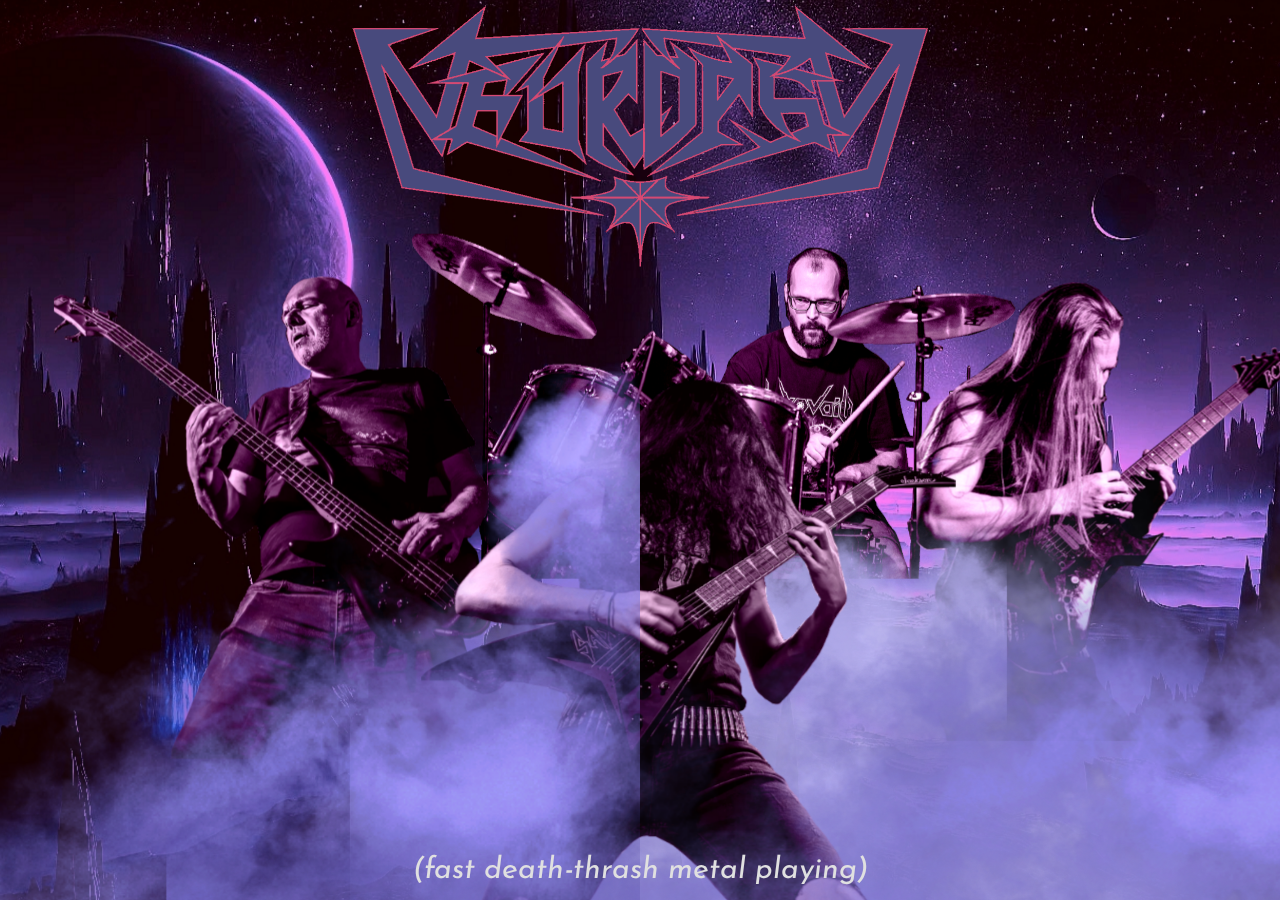
<file: index.html>
<!DOCTYPE html>
<html lang="en">
  <head>
    <meta charset="UTF-8" />
    <meta name="viewport" content="width=device-width, initial-scale=1.0" />
    <link rel="stylesheet" href="./style.css" />
    <link rel="preconnect" href="https://fonts.googleapis.com">
    <link rel="preconnect" href="https://fonts.gstatic.com" crossorigin>
    <link href="https://fonts.googleapis.com/css2?family=Bona+Nova+SC:ital,wght@0,400;0,700;1,400&family=Play:wght@400;700&family=Roboto:ital,wght@0,100;0,300;0,400;0,500;0,700;0,900;1,100;1,300;1,400;1,500;1,700;1,900&display=swap" rel="stylesheet">
    <link rel="preconnect" href="https://fonts.googleapis.com">
    <link rel="preconnect" href="https://fonts.gstatic.com" crossorigin>
    <link href="https://fonts.googleapis.com/css2?family=Josefin+Sans:ital,wght@0,100..700;1,100..700&family=Montserrat:ital,wght@0,100..900;1,100..900&display=swap" rel="stylesheet">
    <title>Neuropsy - Official Website</title>
    <link rel="icon" href="/source/favicon.ico" type="image/x-icon">
    <script src="./scripts/script.js"></script>
  </head>
  <body>
    <div class="page onLoadWrapper">
      <div class="keyart" id="parallax">
        <div class="logo">
          <img id="top-logo" src="./source/logo_2.png" />
        </div>
        
        <div class="mobile-nav">
            <div class="topnav">
              <a href="javascript:void(0);" class="icon" onclick="myFunction()">
                  <img src="source/logo_2.png">
              </a>
              
              <div id="myLinks">
                  <a href="index.html">Home</a>
                  <a href="merch.html">Merch</a>
                  <a href="tour.html">Tour</a>
                  <a href="contact.html">Contact</a>
              </div>   
          </div>               
        </div>

        <div class="keyart_layer" id="keyart_12"></div>
        <div class="keyart_layer" id="keyart_11"></div>
        <div class="keyart_layer" id="keyart_10"></div>
        <div class="keyart_layer" id="keyart_9"></div>
        <div class="keyart_layer" id="keyart_8"></div>
        <div class="keyart_layer" id="keyart_7"></div>
        <div class="keyart_layer" id="keyart_6"></div>
        <div class="keyart_layer" id="keyart_5"></div>
        <div class="keyart_layer" id="keyart_4"></div>
        <div class="keyart_layer" id="keyart_3"></div>
        <div class="keyart_layer" id="keyart_2"></div>
        <div class="keyart_layer" id="keyart_1"></div>
        <div class="keyart_layer" id="keyart_0"></div>
        <div class="keyart_layer parallaxCaption">
          (fast death-thrash metal playing)
        </div>
      </div>
      
      <div class="overflow">
        <nav class="nav">

          <ul class="nav-list">
          
            <li><a href="index.html">Home</a></li>
            <li><a href="merch.html">Merch</a></li>
  
            <li id="nav-logo">
              <a href="https://www.youtube.com/@neuropsydeaththrash">
              <img src="source/logo_2.png">
              </a>
            </li>
  
            <li><a href="tour.html">Tour</a></li>
            <li><a href="contact.html">Contact</a></li>
  
          </ul>

          
        </nav>

          
        
        <div class="memberCardsWrapper">
          <h1>COMPLEX CRANIAL TREPANATION</h1>
          <p>
          After years and years of hiatus and creative problems, 
          the entity called Neuropsy has begun its transformation. 
          Crawling out of the remains of its cocoon comes something wicked, something indescribable. 
          What it is now, is something otherworldy....
          something inconcievable by human minds. 
          As the thing opens its third eye, the abyss talks back to him.....The transformation is complete. What once sought creation now brings obliteration. It is no longer an artist but the unmaker, the devourer of worlds, the bringer of silence. And as it stands at the threshold of existence, the abyss does not merely talk—it sings, 
          a song of unraveling that signals the end of all things.
          </p>
          <div class="membersCards">
            <div class="membersCardsImg">
              <img src="source/istikam.jpg">
            </div>
            <div class="membersCardsText">
              <p>Wéber István</p>
              <br>
              <p>Rhythm guitar, Vocals</p>
            </div>
          </div>
          <div class="membersCards">
            <div class="membersCardsImg">
                <img src="source/marcikem.jpg">
            </div>
            <div class="membersCardsText">
              <p>Spiteller Márton</p>
              <br>
              <p>Lead Guitar</p>
            </div>
          </div>
          <div class="membersCards">
            <div class="membersCardsImg">
              <img src="source/jozsikem.jpg">
            </div>
            <div class="membersCardsText">
              <p>Horváth József</p>
              <br>
              <p>Bass</p>
            </div>
          </div>
          <div class="membersCards">
            <div class="membersCardsImg">
              <img src="source/joskem.jpg">
            </div>
            <div class="membersCardsText">
              <p>Giczi Balázs</p>
              <br>
              <p>Drums</p>
            </div>
          </div>
        </div>

        <div class="album">
          <h2> SKETCHES OF PAIN</h2>
          <h3> coming soon....</h3>
          <h4> (artwork is not finished yet sorry) </h4>
          <img src="source/shirt.png">

          <a href="https://www.youtube.com/@neuropsydeaththrash">
            <button>
              LISTEN
            </button>
          </a>

          <a href="https://neuropsydeaththrash.bandcamp.com/">
            <button>
              ORDER
            </button>
          </a>
        </div>




        <div class="footer">
          <li><a href="https://www.facebook.com/neuropsythrash/">
            <img src="source/facebook.png">
          </a></li>
          <li><a href="https://www.instagram.com/neuropsydeaththrash">
            <img src="source/instagram.png">
          </a></li>
          <li><a href="https://neuropsydeaththrash.bandcamp.com/">
            <img src="source/bandcamp.png">
          </a></li>

          <p id="copy"> @2025 Neuropsy All rights reserved.</p>
                    
        </div>

      </div>
    </div>
  </body>
</html>
</file>
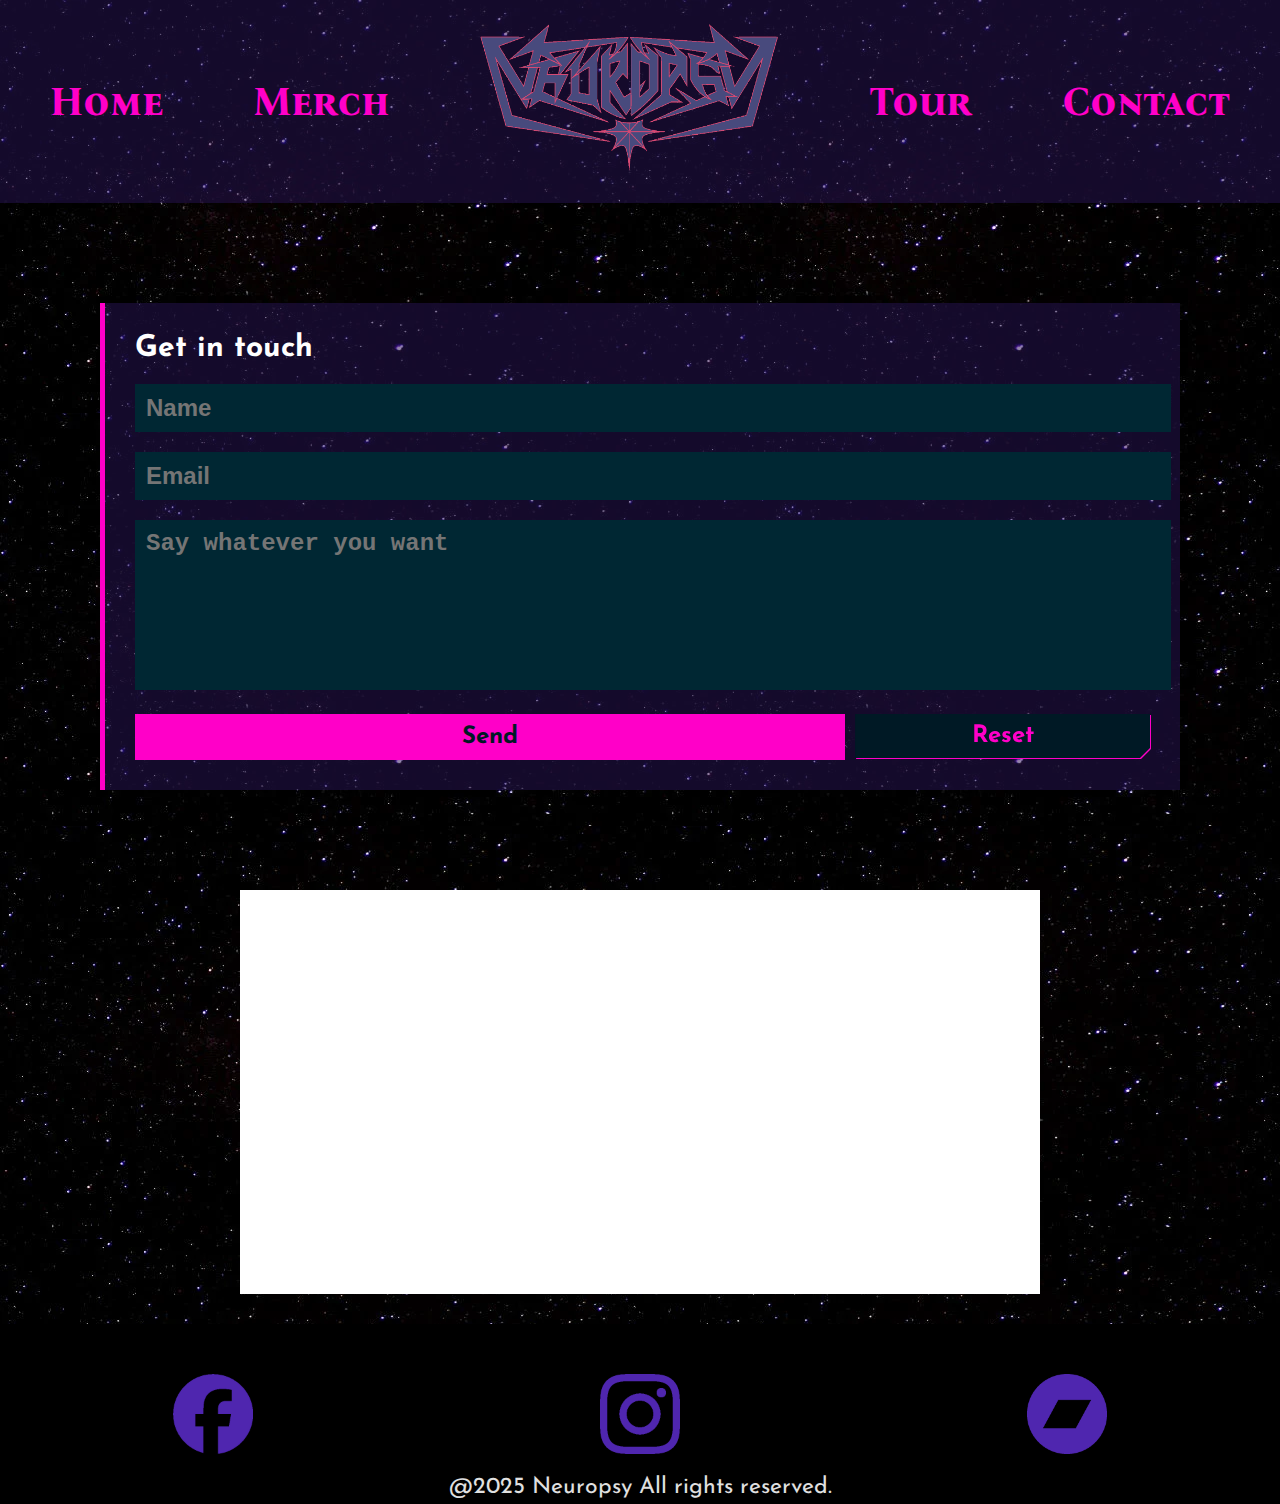
<file: contact.html>
<!DOCTYPE html>
<html lang="hu">
<head>
    <meta charset="UTF-8" />
    <meta name="viewport" content="width=device-width, initial-scale=1.0" />
    <link rel="stylesheet" href="./css/contact.css" />
    <link rel="preconnect" href="https://fonts.googleapis.com">
    <link rel="preconnect" href="https://fonts.gstatic.com" crossorigin>
    <link href="https://fonts.googleapis.com/css2?family=Bona+Nova+SC:ital,wght@0,400;0,700;1,400&family=Play:wght@400;700&family=Roboto:ital,wght@0,100;0,300;0,400;0,500;0,700;0,900;1,100;1,300;1,400;1,500;1,700;1,900&display=swap" rel="stylesheet">
    <link rel="preconnect" href="https://fonts.googleapis.com">
    <link rel="preconnect" href="https://fonts.gstatic.com" crossorigin>
    <link href="https://fonts.googleapis.com/css2?family=Josefin+Sans:ital,wght@0,100..700;1,100..700&family=Montserrat:ital,wght@0,100..900;1,100..900&display=swap" rel="stylesheet">
    <title>Neuropsy - Official Website</title>
    <link rel="icon" href="/source/favicon.ico" type="image/x-icon">
    <script src="./scripts/script.js"></script>
</head>
<body>
    <section id="contact-page">

      <div class="mobile-nav">
        <div class="topnav">
          <a href="javascript:void(0);" class="icon" onclick="myFunction()">
              <img src="source/logo_2.png">
          </a>
          
          <div id="myLinks">
              <a href="index.html">Home</a>
              <a href="merch.html">Merch</a>
              <a href="tour.html">Tour</a>
              <a href="contact.html">Contact</a>
          </div>   
        </div>               
      </div>

      <nav class="nav">
          <ul>
            
            <li><a href="index.html">Home</a></li>
            <li><a href="merch.html">Merch</a></li>

            <li id="nav-logo">
              <a href="https://www.youtube.com/@neuropsydeaththrash">
              <img src="source/logo_2.png">
              </a>
            </li>

            <li><a href="tour.html">Tour</a></li>
            <li><a href="contact.html">Contact</a></li>

          </ul>
        </nav>

        <section id="form-section">
          <div class="form-container">
            <div class="form">
                <span class="heading">Get in touch</span>
                <input placeholder="Name" type="text" class="input">
                <input placeholder="Email" id="mail" type="email" class="input">
                <textarea placeholder="Say whatever you want" rows="10" cols="30" id="message" name="message" class="textarea"></textarea>
                <div class="button-container">
                <div class="send-button">Send</div>
                <div class="reset-button-container">
                    <div id="reset-btn" class="reset-button">
                      Reset
                    </div>
                </div>
            </div>
          </div> 
          
        </section>

        <div class="google-maps">
          <div class="mapswrapper">
            <iframe 
            width="800" 
            height="400" 
            loading="lazy" 
            allowfullscreen src="https://www.google.com/maps/embed/v1/place?key=AIzaSyBFw0Qbyq9zTFTd-tUY6dZWTgaQzuU17R8&q=Nasa%20America&zoom=10&maptype=roadmap">
            </iframe>

            <style>.mapswrapper{background:#fff;position:relative}.mapswrapper 
            iframe{border:0;position:relative;z-index:2}.mapswrapper 
            a{color:rgba(0,0,0,0);
            position:absolute;
            left:0;
            top:0;
            z-index:0}
            </style>
            </div>
        </div>
        
        <div class="footer">
          <li><a href="https://www.facebook.com/neuropsythrash/">
            <img src="source/facebook.png">
          </a></li>
          <li><a href="https://www.instagram.com/neuropsydeaththrash">
            <img src="source/instagram.png">
          </a></li>
          <li><a href="https://neuropsydeaththrash.bandcamp.com/">
            <img src="source/bandcamp.png">
          </a></li>

          <p id="copy"> @2025 Neuropsy All rights reserved.</p>
                    
        </div>
    </section>

</body>
</html>
</file>
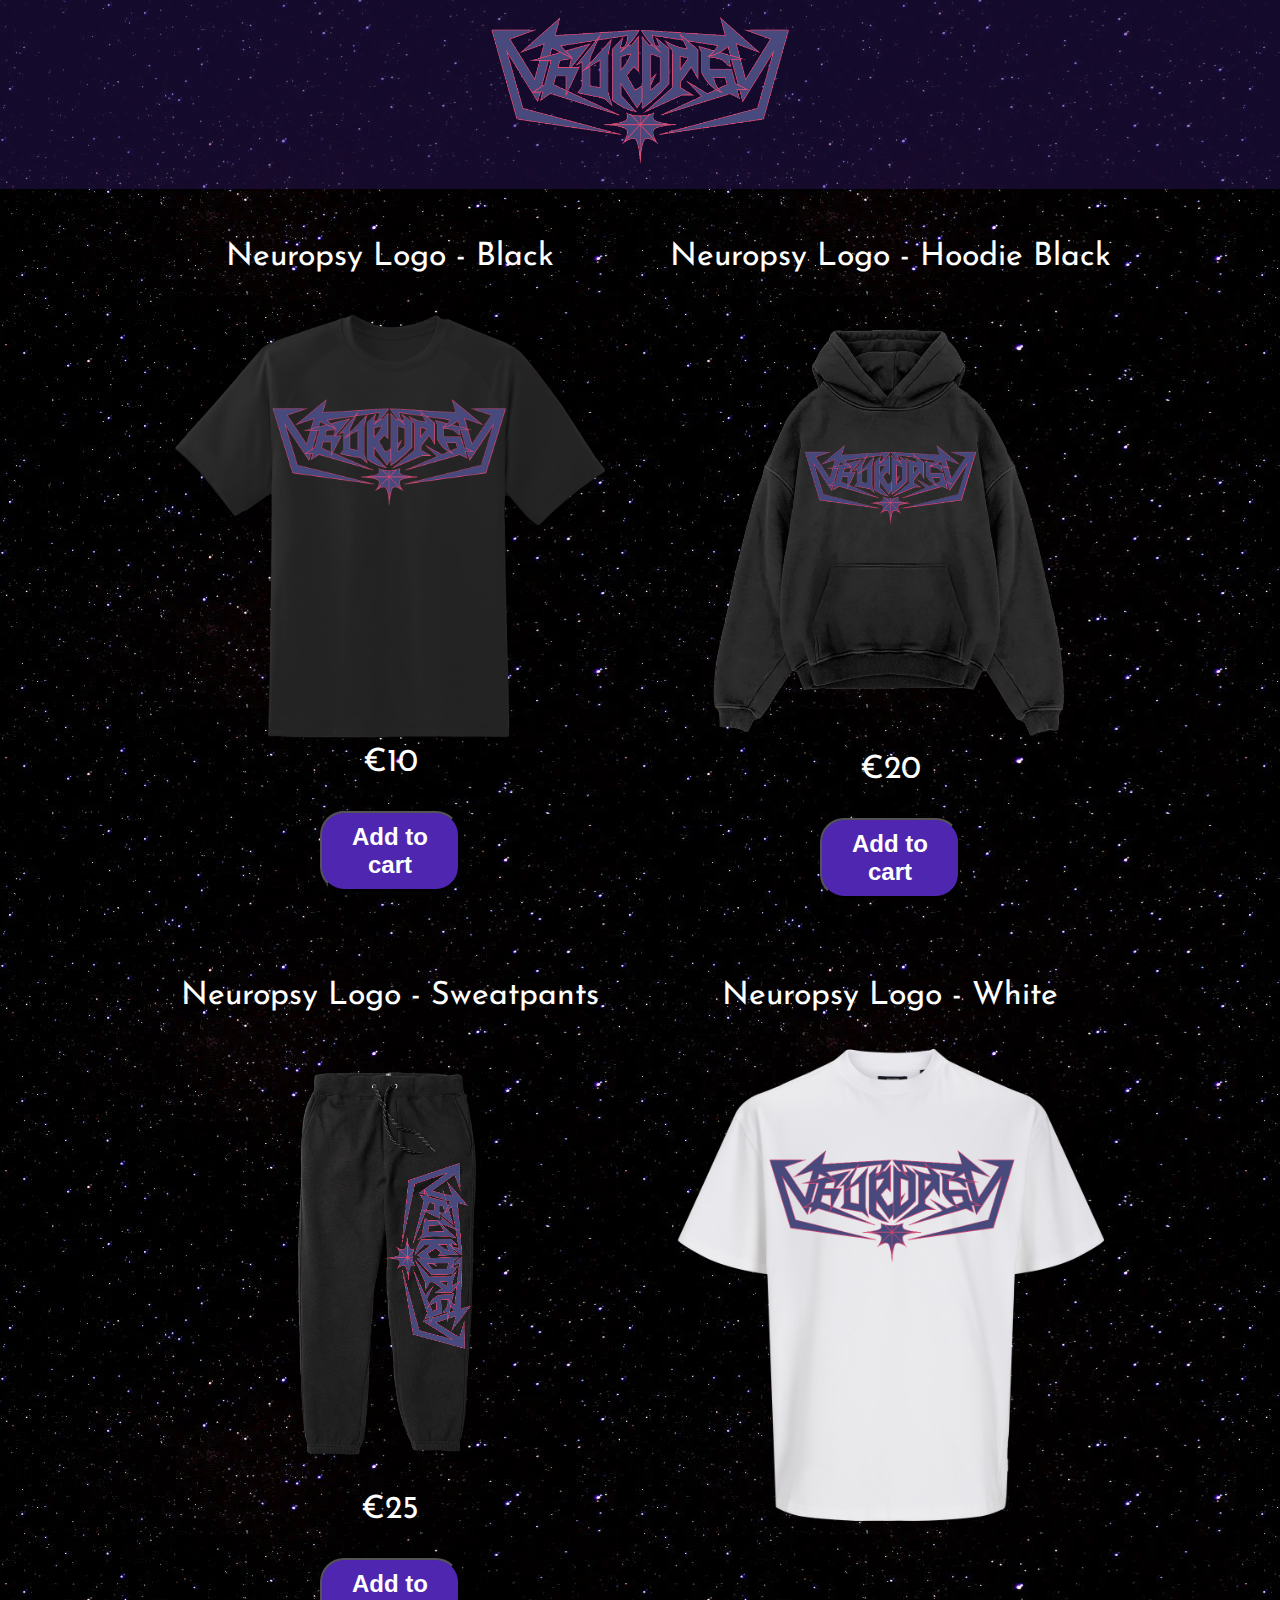
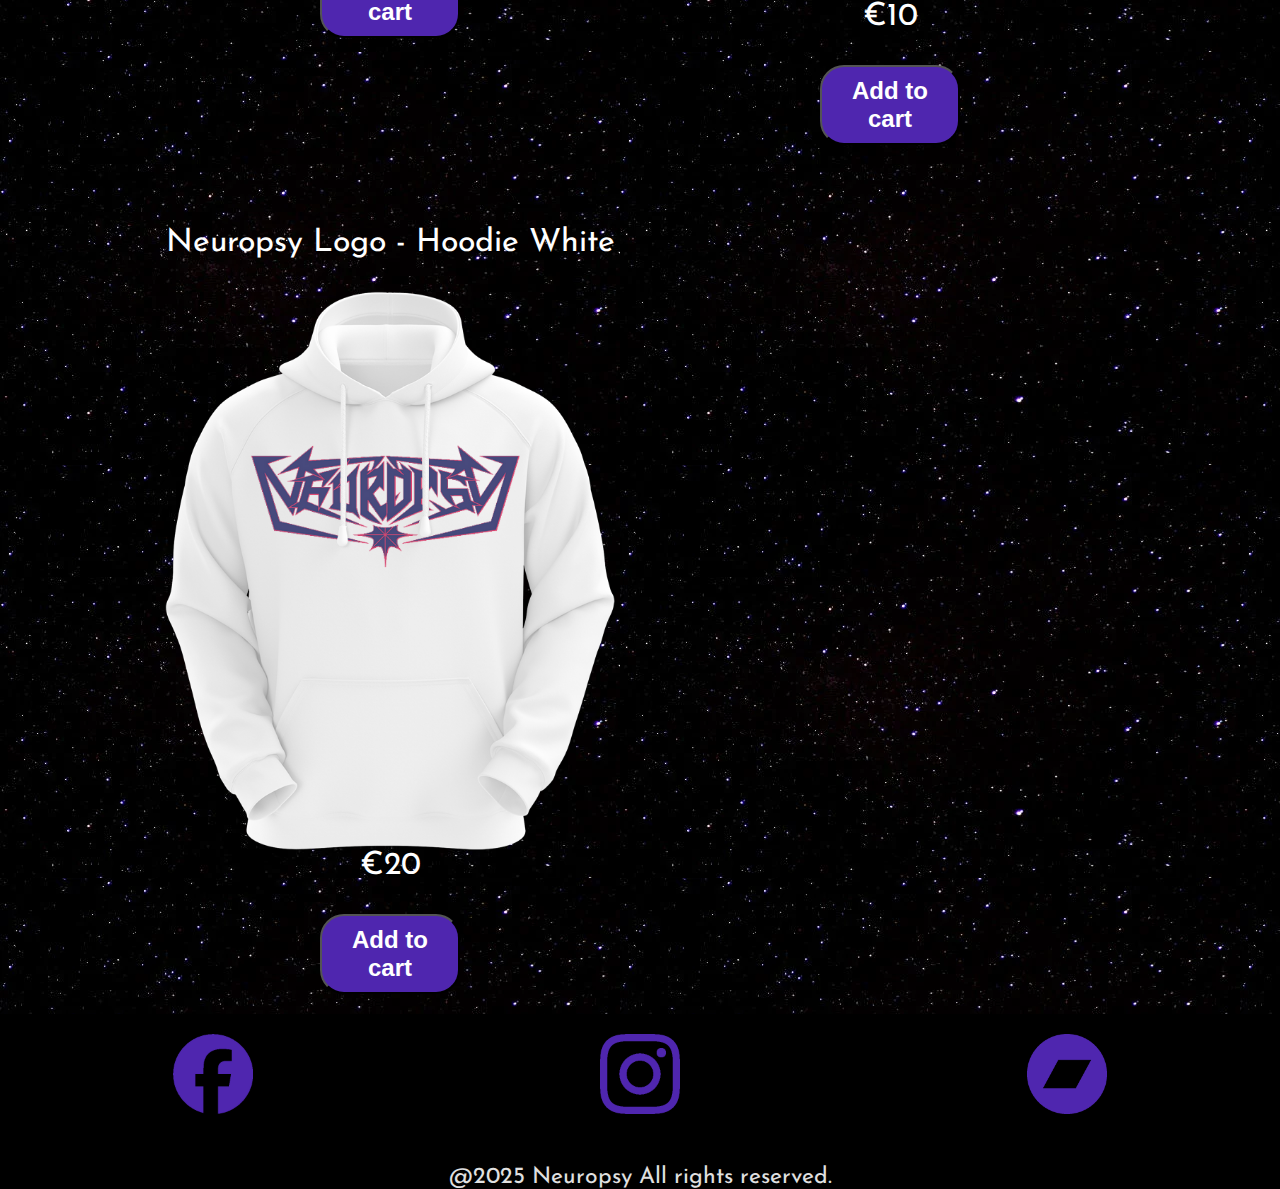
<file: merch.html>
<!DOCTYPE html>
<html lang="hu">
<head>
    <meta charset="UTF-8" />
    <meta name="viewport" content="width=device-width, initial-scale=1.0" />
    <link rel="stylesheet" href="./css/merch.css" />
    <link rel="preconnect" href="https://fonts.googleapis.com">
    <link rel="preconnect" href="https://fonts.gstatic.com" crossorigin>
    <link href="https://fonts.googleapis.com/css2?family=Bona+Nova+SC:ital,wght@0,400;0,700;1,400&family=Play:wght@400;700&family=Roboto:ital,wght@0,100;0,300;0,400;0,500;0,700;0,900;1,100;1,300;1,400;1,500;1,700;1,900&display=swap" rel="stylesheet">
    <link rel="preconnect" href="https://fonts.googleapis.com">
    <link rel="preconnect" href="https://fonts.gstatic.com" crossorigin>
    <link href="https://fonts.googleapis.com/css2?family=Josefin+Sans:ital,wght@0,100..700;1,100..700&family=Montserrat:ital,wght@0,100..900;1,100..900&display=swap" rel="stylesheet">
    <title>Neuropsy - Official Website</title>
    <link rel="icon" href="/source/favicon.ico" type="image/x-icon">
    <script src="./scripts/script.js"></script>
</head>
<body>
  <section class="merch-shop">
      <div class="mobile-nav">
        <div class="topnav">
          <a href="javascript:void(0);" class="icon" onclick="myFunction()">
              <img src="source/logo_2.png">
          </a>
          
          <div id="myLinks">
              <a href="index.html">Home</a>
              <a href="merch.html">Merch</a>
              <a href="tour.html">Tour</a>
              <a href="contact.html">Contact</a>
          </div>   
        </div>               
      </div>

      <nav class="nav">
          <ul>
            
            <li><a href="index.html">Home</a></li>
            <li><a href="merch.html">Merch</a></li>

            <li id="nav-logo">
              <a href="https://www.youtube.com/@neuropsydeaththrash">
              <img src="source/logo_2.png">
              </a>
            </li>

            <li><a href="tour.html">Tour</a></li>
            <li><a href="contact.html">Contact</a></li>

          </ul>
      </nav>

      <div class="flex-container">
          <div>
            <p class="shirt-name"> Neuropsy Logo - Black </p>
            <img src="source/shirtblack.png">
            <p class="shirt-price">€10</p>
            <button>Add to cart</button>
          </div>

          <div>
            <p class="shirt-name"> Neuropsy Logo - Hoodie Black </p>
            <img src="source/blackhoodie.png">
            <p class="shirt-price">€20</p>
            <button>Add to cart</button>
          </div>

          <div>
            <p class="shirt-name"> Neuropsy Logo - Sweatpants </p>
            <img src="source/pants.png">
            <p class="shirt-price">€25</p>
            <button>Add to cart</button>
          </div>

          <div>
            <p class="shirt-name"> Neuropsy Logo - White </p>
            <img src="source/shirtwhite.png">
            <p class="shirt-price">€10</p>
            <button>Add to cart</button>
          </div>

          <div>
            <p class="shirt-name"> Neuropsy Logo - Hoodie White </p>
            <img src="source/whitehoodie.png">
            <p class="shirt-price">€20</p>
            <button>Add to cart</button>
          </div>

      </div>
    </section>

    <div class="footer">
      <li><a href="https://www.facebook.com/neuropsythrash/">
        <img src="source/facebook.png">
      </a></li>
      <li><a href="https://www.instagram.com/neuropsydeaththrash">
        <img src="source/instagram.png">
      </a></li>
      <li><a href="https://neuropsydeaththrash.bandcamp.com/">
        <img src="source/bandcamp.png">
      </a></li>

      <p id="copy"> @2025 Neuropsy All rights reserved.</p>
                
    </div>
</body>
</html>
</file>
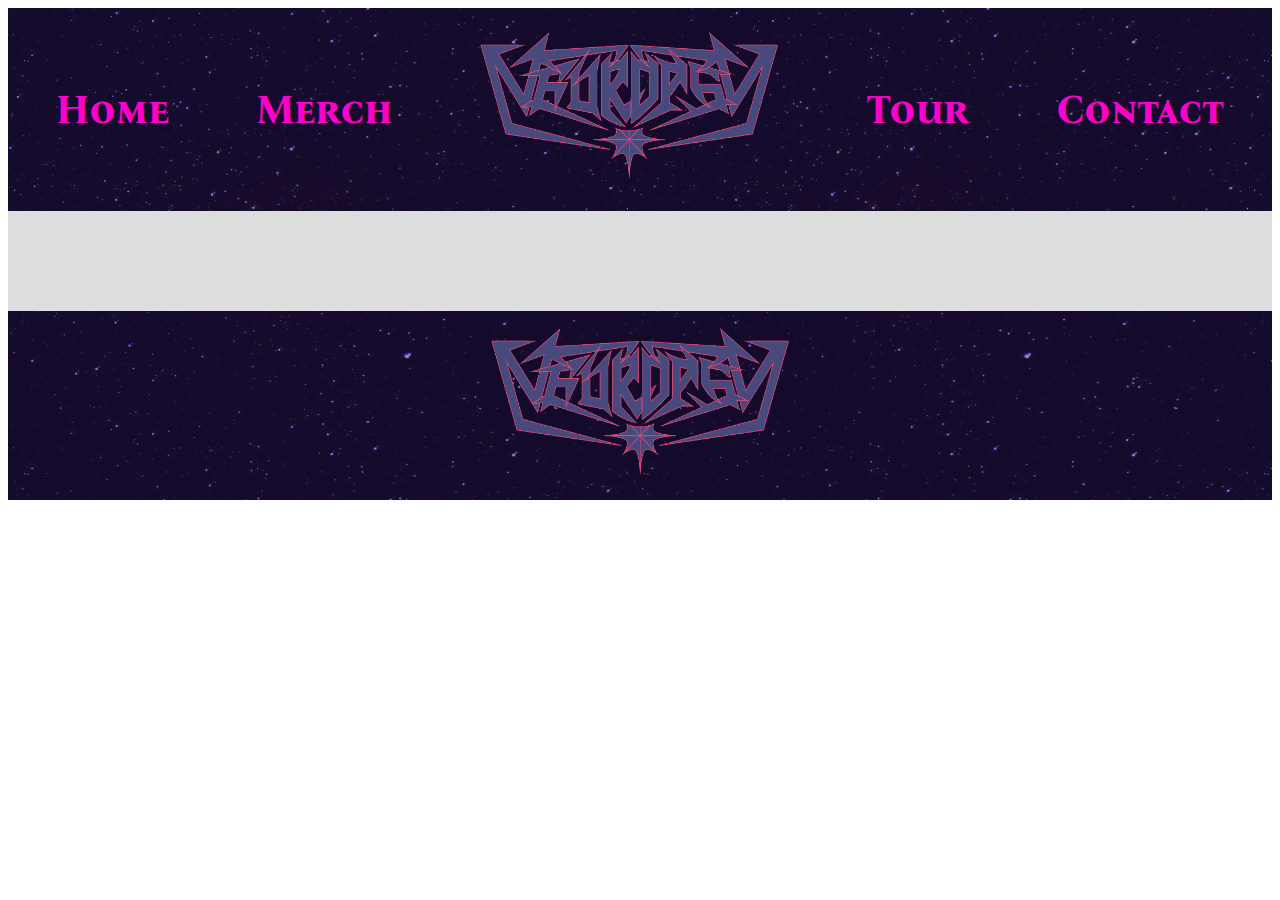
<file: nav.html>
<!DOCTYPE html>
<html lang="en">
  <head>
    <meta charset="UTF-8" />
    <meta name="viewport" content="width=device-width, initial-scale=1.0" />
    <link rel="stylesheet" href="./css/nav.css" />
    <link rel="preconnect" href="https://fonts.googleapis.com">
    <link rel="preconnect" href="https://fonts.gstatic.com" crossorigin>
    <link href="https://fonts.googleapis.com/css2?family=Bona+Nova+SC:ital,wght@0,400;0,700;1,400&family=Play:wght@400;700&family=Roboto:ital,wght@0,100;0,300;0,400;0,500;0,700;0,900;1,100;1,300;1,400;1,500;1,700;1,900&display=swap" rel="stylesheet">
    <link rel="preconnect" href="https://fonts.googleapis.com">
    <link rel="preconnect" href="https://fonts.gstatic.com" crossorigin>
    <link href="https://fonts.googleapis.com/css2?family=Josefin+Sans:ital,wght@0,100..700;1,100..700&family=Montserrat:ital,wght@0,100..900;1,100..900&display=swap" rel="stylesheet">
    <title>Neuropsy - Official Website</title>
    <link rel="icon" href="/source/favicon.ico" type="image/x-icon">
    <script src="./scripts/script.js"></script>
  </head>
  <body>
    <section class="nav-practice">
        <nav class="nav">

            <ul class="nav-list">
            
            <li><a href="index.html">Home</a></li>
            <li><a href="merch.html">Merch</a></li>

            <li id="nav-logo">
                <a href="nav.html">
                <img src="source/logo_2.png">
                </a>
            </li>

            <li><a href="tour.html">Tour</a></li>
            <li><a href="contact.html">Contact</a></li>

            </ul>

        </nav>

    <div class="border">
            <div></div>
    </div>


        <div class="topnav">
            <a href="javascript:void(0);" class="icon" onclick="myFunction()">
                <img src="source/logo_2.png">
            </a>
            
            <div id="myLinks">
                <a href="index.html">Home</a>
                <a href="merch.html">Merch</a>
                <a href="tour.html">Tour</a>
                <a href="contact.html">Contact</a>
            </div>            
        </div>
    </section>
  </body>
</html>
</file>
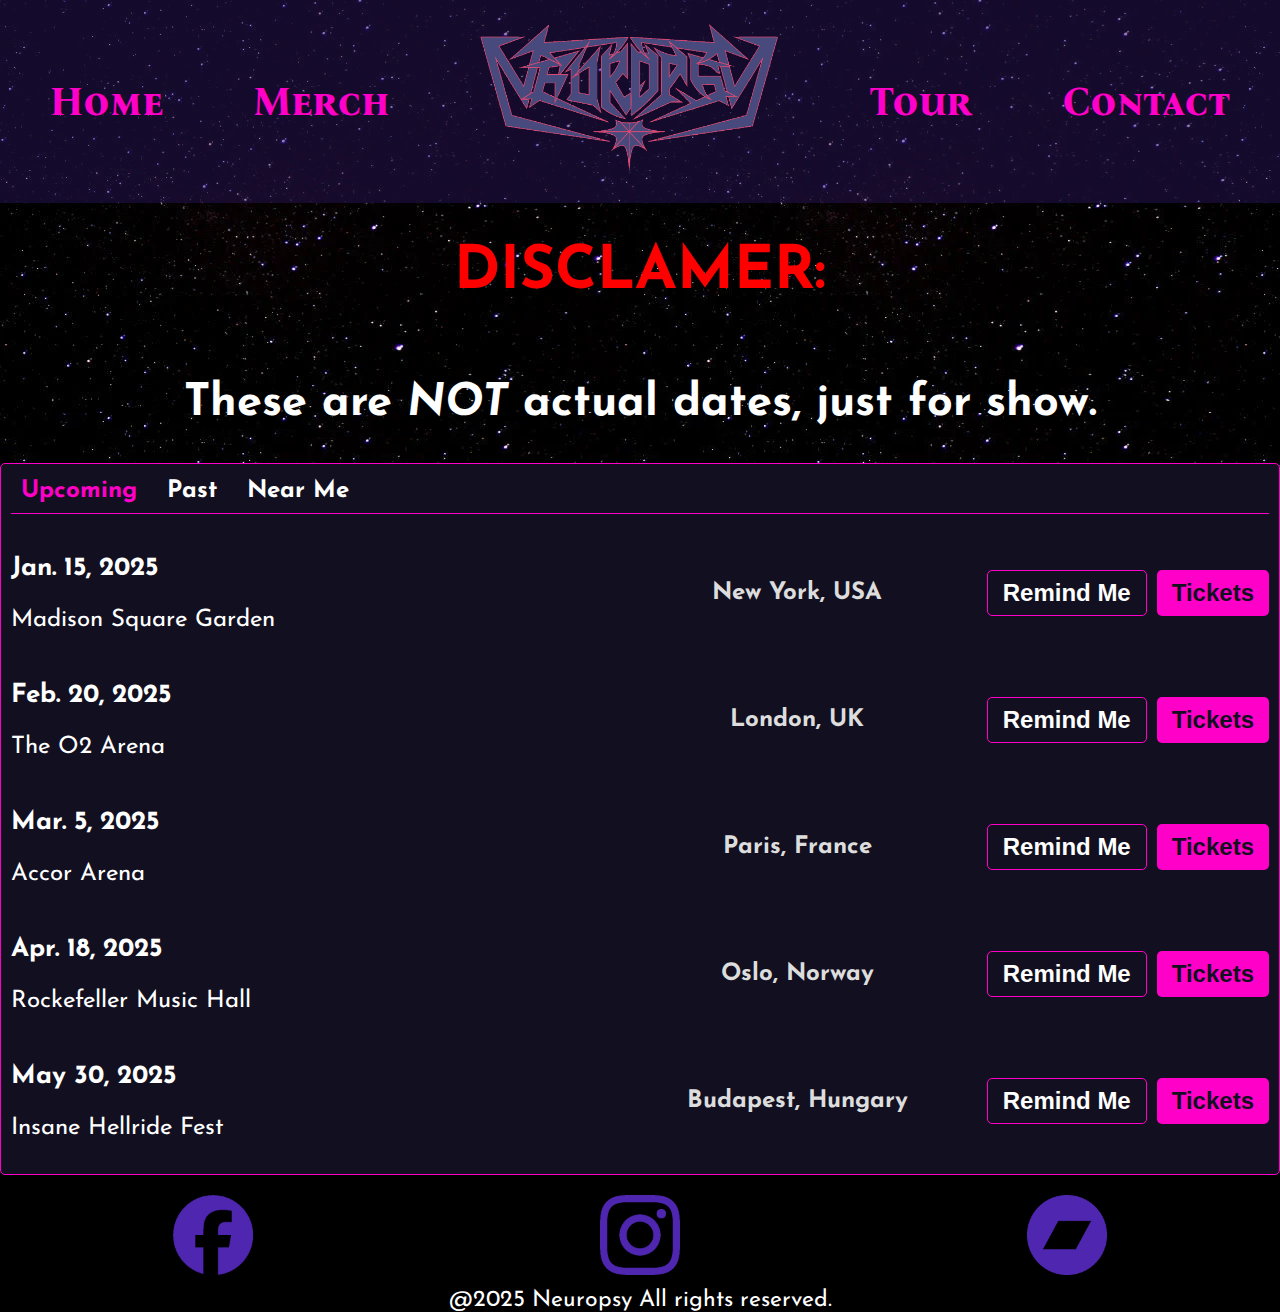
<file: tour.html>
<!DOCTYPE html>
<html lang="hu">
<head>
    <meta charset="UTF-8" />
    <meta name="viewport" content="width=device-width, initial-scale=1.0" />
    <link rel="stylesheet" href="./css/tour.css" />
    <link rel="preconnect" href="https://fonts.googleapis.com">
    <link rel="preconnect" href="https://fonts.gstatic.com" crossorigin>
    <link href="https://fonts.googleapis.com/css2?family=Bona+Nova+SC:ital,wght@0,400;0,700;1,400&family=Play:wght@400;700&family=Roboto:ital,wght@0,100;0,300;0,400;0,500;0,700;0,900;1,100;1,300;1,400;1,500;1,700;1,900&display=swap" rel="stylesheet">
    <link rel="preconnect" href="https://fonts.googleapis.com">
    <link rel="preconnect" href="https://fonts.gstatic.com" crossorigin>
    <link href="https://fonts.googleapis.com/css2?family=Josefin+Sans:ital,wght@0,100..700;1,100..700&family=Montserrat:ital,wght@0,100..900;1,100..900&display=swap" rel="stylesheet">
    <title>Neuropsy - Official Website</title>
    <link rel="icon" href="/source/favicon.ico" type="image/x-icon">
    <script src="./scripts/script.js"></script>
</head>
<body>
  <section id="tour-dates">
    
    <div class="mobile-nav">
      <div class="topnav">
        <a href="javascript:void(0);" class="icon" onclick="myFunction()">
            <img src="source/logo_2.png">
        </a>
        
        <div id="myLinks">
            <a href="index.html">Home</a>
            <a href="merch.html">Merch</a>
            <a href="tour.html">Tour</a>
            <a href="contact.html">Contact</a>
        </div>   
      </div>               
    </div>


    <nav class="nav">
        <ul>
          
          <li><a href="index.html">Home</a></li>
          <li><a href="merch.html">Merch</a></li>

          <li id="nav-logo">
            <a href="https://www.youtube.com/@neuropsydeaththrash">
            <img src="source/logo_2.png">
            </a>
          </li>

          <li><a href="tour.html">Tour</a></li>
          <li><a href="contact.html">Contact</a></li>

        </ul>
      </nav>

      <div class="disclamer">
        <h1>DISCLAMER:</h1>
        <h2>These are <em>NOT</em> actual dates, just for show. </h2>
      </div>

      <div class="event-container">
        <div class="tabs">
            <a href="#" class="active">Upcoming</a>
            <a href="#">Past</a>
            <a href="#">Near Me</a>
        </div>

        <div class="event">
            <div class="event-info">
                <p class="date">Jan. 15, 2025</p>
                <p class="venue">Madison Square Garden</p>
            </div>
            <p class="location">New York, USA</p>
            <div class="actions">
                <button class="remind-me">Remind Me</button>
                <button class="tickets">Tickets</button>
            </div>
        </div>

        <div class="event">
          <div class="event-info">
              <p class="date">Feb. 20, 2025</p>
              <p class="venue">The O2 Arena</p>
          </div>
          <p class="location">London, UK</p>
          <div class="actions">
              <button class="remind-me">Remind Me</button>
              <button class="tickets">Tickets</button>
          </div>
        </div>

        <div class="event">
          <div class="event-info">
              <p class="date">Mar. 5, 2025</p>
              <p class="venue">Accor Arena</p>
          </div>
          <p class="location">Paris, France</p>
          <div class="actions">
              <button class="remind-me">Remind Me</button>
              <button class="tickets">Tickets</button>
          </div>
        </div>

        <div class="event">
          <div class="event-info">
              <p class="date">Apr. 18, 2025</p>
              <p class="venue">Rockefeller Music Hall</p>
          </div>
          <p class="location">Oslo, Norway</p>
          <div class="actions">
              <button class="remind-me">Remind Me</button>
              <button class="tickets">Tickets</button>
          </div>
        </div>

        <div class="event">
        <div class="event-info">
            <p class="date">May 30, 2025</p>
            <p class="venue">Insane Hellride Fest</p>
        </div>
        <p class="location">Budapest, Hungary</p>
        <div class="actions">
            <button class="remind-me">Remind Me</button>
            <button class="tickets">Tickets</button>
        </div>
        </div>

      </div>

        

  </section>

  <div class="footer">
    <li><a href="https://www.facebook.com/neuropsythrash/">
      <img src="source/facebook.png">
    </a></li>
    <li><a href="https://www.instagram.com/neuropsydeaththrash">
      <img src="source/instagram.png">
    </a></li>
    <li><a href="https://neuropsydeaththrash.bandcamp.com/">
      <img src="source/bandcamp.png">
    </a></li>

    <p id="copy"> @2025 Neuropsy All rights reserved.</p>
              
  </div>
</body>
</html>
</file>
<file: style.css>
html{
    --color-primary: rgb(224, 224, 224);
    --color-secondary: #4f26af;
    --color-third: #323456;
    --color-fourth: #ff00c8;



}
body {
    margin: 0;
    padding: 0;
    box-sizing: border-box;
    font-family: "Josefin Sans", sans-serif;

}

@-webkit-keyframes fadeIn {
    from { opacity: 0; }
      to { opacity: 1; }
}

@keyframes fadeIn {
    from { opacity: 0; }
      to { opacity: 1; }
}


.onLoadWrapper {
    -webkit-animation: fadeIn 1s;
    animation: fadeIn 1s;
    width: 100%;
    height: 100%;
    background-color: black;
    position: absolute;
    top: 0;
    left: 0;
    display: block;

    transform: translate3d(0px, 0px, -0.9px) scale(1);
}

@keyframes curtain {}

.logo {
    display: flex;
    justify-content: center;
    /*transform: translate3d(0px, 0, 0px) scale(1);*/

    position:relative;
    top: 0px;
    
}

.logo img {
    width: 580px;
    -webkit-animation: fadeIn 1s;
    animation: fadeIn 1s;
    /*transition:1s;*/


}

h1 {
    text-align: center;
}

.page {
    width: 100vw;
    height: 100vh;
    perspective: 1px;
    perspective-origin: center center;
    overflow-x: hidden;

}

.mobile-nav {
    display: none;
}

.topnav {
    overflow: hidden;
    background-color: #2814587e;
    position: relative;
    display: flex;
    flex-direction: column;
    justify-content: center;
    align-items: center;
    -webkit-animation: fadeIn 1s;
    animation: fadeIn 1s;
}
  
.topnav #myLinks {
    -webkit-animation: fadeIn 1s;
    animation: fadeIn 1s;
    display: none;
}
  
.topnav a {
    -webkit-animation: fadeIn 1s;
    animation: fadeIn 1s;
    font-family: "Bona Nova SC", serif;
    font-weight: bold;
    text-decoration: none;
    color: var(--color-fourth);
    padding: 14px 16px;
    text-decoration: none;
    font-size: 40px;
    display: block;
}
  
.topnav .icon img {
    
    width: 300px;
    height: 150px;
}

.topnav .icon img:hover {
    scale: 110%;
    transition: 0.25s;
}
  
.topnav a:hover {
    color: beige;
    transition: 0.25s;
}
  

.overflow {
    position: absolute;
    width: 100vw;
    color: var(--color-primary);
    /*height: 400px;*/
    top: 100vh;
    /**/
    background-color: var(--color-third);

    -webkit-user-select: none;
    /* Safari */
    -ms-user-select: none;
    /* IE 10 and IE 11 */
    user-select: none;
    background-image: url(source/void.webp);

    
}

.overflow p {
    font-size: 30px;
    margin: 0 30px;
    text-align: center;

}


.nav {
    background-color:#2814587e;
    padding: 5px;

}

.nav img {
    width: 300px;
    height: 150px;
    
}

.nav img:hover {
    scale: 110%;
    transition: 0.25s;
}


.nav a {
    font-family: "Bona Nova SC", serif;
    font-size: 40px;
    font-weight: bold;
    text-decoration: none;
}

.nav a:hover {
    color: beige;
    transition: 0.25s;
}

.nav ul {
    display: flex;
    flex-direction: row;
    justify-content: space-around;
    list-style: none;
    padding: 0;
    align-items: center;
}


.nav>ul>li>a{
    color: var(--color-fourth)
}

.membersCards {
    position: relative;
    width: 300px;
    height: auto;
    border: 2px solid black;
    border-radius: 6px;

    margin: 50px 0;

}

.memberCardsWrapper {
    background-color:#2814585b;
    display: flex;
    flex-direction: row;
    flex-wrap: wrap;
    justify-content: space-around;
    
}

.membersCardsImg {
    position: relative;
    background-color: black;
    height: 300px;
    width: 300px;
}

.membersCardsImg img {
    width: 100%;
    background-size: cover;
}

.membersCardsText {
    padding: 20px;
    position: relative;
    background-color: rgba(240, 255, 255, 0.116);
    height: 150px;
    width: auto;
}

.album {
    font-family: "Bona Nova SC", serif;
    display: flex;
    flex-direction: column;
    align-items: center;
    justify-content: center;
    background-image: url(source/void.webp);
}

.album img {
    width: 700px;
}

.album h2 {
    font-size: 60px;
    color: var(--color-fourth);
    text-shadow: 3px 17px #ff00c860;
}

.album h3 {
    font-family: "Bona Nova SC", serif;
    font-size: 60px;
    color: var(--color-fourth);
}

.album h4 {
    font-size: 30px;
}

.album button {
    width: 250px;
    height: 100px;
    margin: 20px;
    font-weight: bold;
    font-size: 30px;
    border-radius: 20px;
    border-color: 3px solid var(--color-fourth);
    background-color: black;
    color: var(--color-fourth);
}

.album button:hover {
    scale: 110%;
    border-color: 3px solid black;
    background-color: var(--color-fourth);
    transition: 0.25s;
    color: black;
}

.footer {
    position: relative;
    width: 100%;
    background-color: rgb(0, 0, 0);
    display: flex;
    justify-content: space-around;
    flex-wrap: wrap;

}

.footer li {
    list-style-type: none;
}

.footer img {
    float: left;
    width:  80px;
    height: 80px;
    object-fit: cover;
    padding: 20px;
    
}

.footer #copy {
    font-size: 23px;
    position: absolute;
    bottom: 0px;
    margin-right: auto;
    margin-left: auto;
    margin: -40px;
}

.footer img:hover{
    scale: 110%;
    transition: 0.25s;
}

#parallax {
    transform-style: preserve-3d;
    height: 120vh;
    width: 100vw;
}

.keyart_layer {
    background-position: bottom center;
    background-size: cover;
    background-repeat: repeat-x;
    position: absolute;

    top: 0;
    right: 0;
    bottom: 0;
    left: 0;
}

#keyart_0 {
    /*stage*/
    background-image: url('./source/parallax/para_bg_space.jpg');
    background-color: #000000;
    transform: translate3d(0px, 0px, -1.3px) scale(2.3);

}

#keyart_1 {
    /*back guy*/
    background-image: url('./source/parallax/joske.png');
    background-size: cover;
    width: 780px;
    height: 410px;

    transform: translate3d(34vw, 18vh, -0.9px) scale(1.6);
}

#keyart_2 {
    /*left guy*/
    background-image: url('./source/parallax/jozsi.png');
    background-size: cover;
    width: 380px;
    height: 410px;

    transform: translate3d(-13vw, 40vh, -.7px) scale(2.0);
}

#keyart_3 {
    /*middle guy*/
    background-image: url('./source/parallax/isti.png');
    background-size: cover;
    width: 340px;
    height: 390px;
    transform: translate3d(42vw, 65vh, -.4px) scale(2.2);
}

#keyart_4 {
    /*right guy*/
    background-image: url('./source/parallax/marci.png');
    background-size: cover;
    width: 340px;
    height: 390px;
    transform: translate3d(100vw, 40vh, -.7px) scale(2.0);
}

#keyart_5 {
    /*front row*/
    background-image: url('./source/parallax/fog1.png');
    background-size: cover;
    width: 100%;
    height: 100%;
    transform: translate3d(-45vw, 20vh, 0px) scale(0.9);
}

#keyart_6 {
    /*front row*/
    background-image: url('./source/parallax/fog1.png');
    background-size: cover;
    width: 100%;
    height: 100%;
    transform: translate3d(13vw, 20vh, 0px) scale(1.0);
}

#keyart_7 {
    /*front row*/
    background-image: url('./source/parallax/fog3.png');
    background-size: cover;
    width: 100%;
    height: 100%;
    transform: translate3d(31vw, 20vh, -.5px) scale(1.3);
}

#keyart_8 {
    /*front row*/
    background-image: url('./source/parallax/fog3.png');
    background-size: cover;
    width: 100%;
    height: 100%;
    transform: translate3d(34vw, 64vh, -0.5px) scale(1.3);
}

#keyart_9 {
    /*front row*/
    background-image: url('./source/parallax/fog1.png');
    background-size: cover;
    width: 100%;
    height: 100%;
    transform: translate3d(75vw, 90vh, 0px) scale(1.7);
}

#keyart_10 {
    /*front row*/
    background-image: url('./source/parallax/fog2.png');
    background-size: cover;
    width: 100%;
    height: 100%;
    transform: translate3d(95vw, 90vh, 0px) scale(1.7);
}

#keyart_11 {
    /*back row*/
    background-image: url('./source/parallax/fog3.png');
    background-size: cover;
    width: 50%;
    height: 50%;
    transform: translate3d(43vw, 40vh, -0.5px) scale(1.0);
}

#keyart_12 {
    /*back row*/
    background-image: url('./source/parallax/fog3.png');
    background-size: cover;
    width: 50%;
    height: 50%;
    transform: translate3d(43vw, 40vh, -0.5px) scale(1.0);
}

.parallaxCaption {
    height: 5px;
    color: var(--color-primary);
    font-size: 30px;
    font-style: italic;
    top: 95vh;
    left: 0;
    display: flex;
    justify-content: center;
    width: 100vw;
    /*transform: translate3d(30vw, 90vh, 0px) scale(1);*/
    /*transform: translate(-50%, 0);*/
}

/* MOBILE */
@media only screen and (max-width:768px) {
    #top-logo {
        display: none;
    }

    .parallaxCaption {
        font-size: 25px;
    }

    .mobile-nav {
        display: block;
    }

    .topnav {
        display: flex;
        justify-content: center;
        align-items: center;
    }

    .nav {
        display: none;
    }

    .album h2 {
        font-size: 35px;
        align-items: center;
    }

    .album h3 {
        font-size: 35px;
    }

    .album h4 {
        font-size: 20px;
    }

    .album img {
        width: 380px;
    }

    
}

@media only screen and (max-width:1000px) {
    #top-logo {
        display: none;
    }

    .mobile-nav {
        display: block;
    }

    .topnav {
        display: flex;
        justify-content: center;
        align-items: center;
    }

    .nav {
        display: none;
    }

    .album h2 {
        font-size: 40px;
        align-items: center;
    }

    .album h3 {
        font-size: 38px;
    }

    .album h4 {
        font-size: 20px;
    }

    .album img {
        width: 400px;
    }

    #keyart_0 {
        /*stage*/
        background-image: url('./source/parallax/para_bg_space.jpg');
        background-color: #000000;
        width: auto;
        height: auto;
        transform: translate3d(0px, 0px, -1.3px) scale(2.3);
    
    }
    
    #keyart_1 {
        /*back guy*/
        background-image: url('./source/parallax/joske.png');
        background-size: cover;
        width: 500px;
        height: 255px;
    
        transform: translate3d(3vw, 12vh, -0.9px) scale(2.0);
    }
    
    #keyart_2 {
        /*left guy*/
        background-image: url('./source/parallax/jozsi.png');
        background-size: cover;
        width: 190px;
        height: 205px;
    
        transform: translate3d(-30vw, 50vh, -.7px) scale(2.9);
    }
    
    #keyart_3 {
        /*middle guy*/
        background-image: url('./source/parallax/isti.png');
        background-size: cover;
        width: 170px;
        height: 195px;
        transform: translate3d(40vw, 80vh, -.4px) scale(2.9);
    }
    
    #keyart_4 {
        /*right guy*/
        background-image: url('./source/parallax/marci.png');
        background-size: cover;
        width: 170px;
        height: 195px;
        transform: translate3d(100vw, 50vh, -.7px) scale(2.9);
    }
    
    #keyart_5 {
        /*front row*/
        background-image: url('./source/parallax/fog3.png');
        background-size: cover;
        width: auto;
        height: auto;
        transform: translate3d(60vw, 10vh, -.5px) scale(0.9);
        
    }
    
    #keyart_6 {
        /*front row*/
        background-image: url('./source/parallax/fog3.png');
        background-size: cover;
        width: auto;
        height: auto;
        transform: translate3d(-40vw, 10vh, -.5px) scale(0.9);
    }
    
    #keyart_7 {
        /*front row*/
        background-image: url('./source/parallax/fog3.png');
        background-size: cover;
        width: auto;
        height: auto;
        transform: translate3d(20vw, -20vh, -0.7px) scale(0.9);
    }
    
    #keyart_8 {
        /*front row*/
        display: none;
    }
    
    #keyart_9 {
        /*front row*/
        display: none;
    }
    
    #keyart_10 {
        /*front row*/
        display: none;
    }
    
    #keyart_11 {
        /*back row*/
        display: none;
    }
    
    #keyart_12 {
        /*back row*/
        display: none;
    }

    
}
</file>
<file: css/contact.css>
html{
    --color-primary: rgb(224, 224, 224);
    --color-secondary: #4f26af;
    --color-third: #323456;
    --color-fourth: #ff00c8;

}
body {
    margin: 0;
    padding: 0;
    box-sizing: border-box;
    font-family: "Josefin Sans", sans-serif;
    

}

#contact-page {
    background-image: url(../source/void.webp);
    justify-content: center;

}

@-webkit-keyframes fadeIn {
    from { opacity: 0; }
      to { opacity: 1; }
}

@keyframes fadeIn {
    from { opacity: 0; }
      to { opacity: 1; }
}

.mobile-nav{
    display: none;
}

.topnav {
    overflow: hidden;
    background-color: #2814587e;
    position: relative;
    display: flex;
    flex-direction: column;
    justify-content: center;
    align-items: center;
    -webkit-animation: fadeIn 1s;
    animation: fadeIn 1s;
}
  
.topnav #myLinks {
    -webkit-animation: fadeIn 1s;
    animation: fadeIn 1s;
    display: none;
}
  
.topnav a {
    -webkit-animation: fadeIn 1s;
    animation: fadeIn 1s;
    font-family: "Bona Nova SC", serif;
    font-weight: bold;
    text-decoration: none;
    color: var(--color-fourth);
    padding: 14px 16px;
    text-decoration: none;
    font-size: 40px;
    display: block;
}
  
.topnav .icon img {
    
    width: 300px;
    height: 150px;
}

.topnav .icon img:hover {
    scale: 110%;
    transition: 0.25s;
}
  
.topnav a:hover {
    color: beige;
    transition: 0.25s;
}
  

.nav {
    background-color:#2814587e;
    padding: 5px;
    -webkit-animation: fadeIn 1s;
    animation: fadeIn 1s;
}

.nav img {
    width: 300px;
    height: 150px;
}

.nav img:hover {
    scale: 110%;
    transition: 0.25s;
}


.nav a {
    font-family: "Bona Nova SC", serif;
    font-size: 40px;
    font-weight: bold;
    text-decoration: none;
}

.nav a:hover {
    color: beige;
    transition: 0.25s;
}

.nav ul {
    display: flex;
    flex-direction: row;
    justify-content: space-around;
    list-style: none;
    padding: 0;
    align-items: center;
}


.nav>ul>li>a{
    color: var(--color-fourth)
}

.orange {
    color: #ff7a01;
}

#form-section {
    display: flex;
    justify-content: center;
    margin: 70px;
}
  
.form-container {
    margin: 30px;
    background-color: #2814587e;
    padding: 30px;
    border-left: 5px solid var(--color-fourth);
}
  
.heading {
    display: block;
    color: white;
    font-size: 30px;
    font-weight: 800;
    margin-bottom: 20px;
}
  
.form-container .form .input {
    color: #87a4b6;
    font-size: 24px;
    width: 100%;
    background-color: #002733;
    border: none;
    outline: none;
    padding: 10px;
    margin-bottom: 20px;
    font-weight: bold;
    transition: all 0.2s ease-in-out;
    border-left: 1px solid transparent;
}
  
.form-container .form .input:focus {
    border-left: 5px solid var(--);
}
  
.form-container .form .textarea {
    width: 100%;
    font-size: 24px;
    padding: 10px;
    border: none;
    outline: none;
    background-color: #002733;
    color: var(--color-fourth);
    font-weight: bold;
    resize: none;
    max-height: 150px;
    margin-bottom: 20px;
    border-left: 1px solid transparent;
    transition: all 0.2s ease-in-out;
}
  
.form-container .form .textarea:focus {
    border-left: 5px solid var(--color-fourth);
}
  
 .form-container .form .button-container {
    display: flex;
    gap: 10px;
}
  
.form-container .form .button-container .send-button {
    flex-basis: 70%;
    font-size: 24px;
    background: var(--color-fourth);
    padding: 10px;
    color: #001925;
    text-align: center;
    font-weight: bold;
    border: 1px solid transparent;
    transition: all 0.2s ease-in-out;
}
  
.form-container .form .button-container .send-button:hover {
    background: transparent;
    border: 1px solid var(--color-fourth);
    color: var(--color-fourth);
}
  
.form-container .form .button-container .reset-button-container {
    filter: drop-shadow(1px 1px 0px var(--color-fourth));
    flex-basis: 30%;
}
  
.form-container .form .button-container .reset-button-container .reset-button {
    font-size: 24px;
    position: relative;
    text-align: center;
    padding: 10px;
    color: var(--color-fourth);
    font-weight: bold;
    background: #001925;
    clip-path: polygon(0 0, 100% 0, 100% calc(100% - 10px), calc(100% - 10px) 100%, 0 100%);
    transition: all 0.2s ease-in-out;
}
  
.form-container .form .button-container .reset-button-container .reset-button:hover {
    background: var(--color-fourth);
    color: #001925;
}

.google-maps {
    display: flex;
    align-items: center;
    justify-content: center;
    margin: 30px;
}


.footer {
    color: var(--color-primary);
    position: relative;
    width: 100%;
    background-color: rgb(0, 0, 0);
    display: flex;
    justify-content: space-around;
    flex-wrap: wrap;

}

.footer li {
    list-style-type: none;
}

.footer img {
    float: left;
    width:  80px;
    height: 80px;
    object-fit: cover;
    padding: 50px;
    
}

.footer #copy {
    font-size: 23px;
    position: absolute;
    bottom: -18px;
    margin-right: auto;
    margin-left: auto;
}

.footer img:hover{
    scale: 110%;
    transition: 0.25s;
}

@media only screen and (max-width:850px) {

    #contact-page {
        height: 100%;
        width: 100%;
    }

    .mobile-nav {
        display: block;
    }

    .topnav {
        display: flex;
        justify-content: center;
        align-items: center;
    }

    .nav {
        display: none;
    }

    #form-section {
        margin: auto;
    }

    .form-container {
        width: 500px;
    }

    .google-maps iframe {
        width: 400px;
        height: 200px;
    }

    .footer {
        height: 175px;
        width: auto;
    }

    .footer img {
        padding: 40px;
    }

    .footer #copy {
        position: absolute;
        bottom: -23px;
        margin-right: auto;
        margin-left: auto;
    }
}
</file>
<file: css/merch.css>
html{
    --color-primary: rgb(224, 224, 224);
    --color-secondary: #4f26af;
    --color-third: #323456;
    --color-fourth: #ff00c8;



}
body {
    margin: 0;
    padding: 0;
    box-sizing: border-box;
    font-family: "Josefin Sans", sans-serif;
    
    

}

@-webkit-keyframes fadeIn {
    from { opacity: 0; }
      to { opacity: 1; }
}

@keyframes fadeIn {
    from { opacity: 0; }
      to { opacity: 1; }
}

.mobile-nav{
    display: none;
}

.topnav {
    overflow: hidden;
    background-color: #2814587e;
    position: relative;
    display: flex;
    flex-direction: column;
    justify-content: center;
    align-items: center;
    -webkit-animation: fadeIn 1s;
    animation: fadeIn 1s;
}
  
.topnav #myLinks {
    -webkit-animation: fadeIn 1s;
    animation: fadeIn 1s;
    display: none;
}
  
.topnav a {
    -webkit-animation: fadeIn 1s;
    animation: fadeIn 1s;
    font-family: "Bona Nova SC", serif;
    font-weight: bold;
    text-decoration: none;
    color: var(--color-fourth);
    padding: 14px 16px;
    text-decoration: none;
    font-size: 40px;
    display: block;
}
  
.topnav .icon img {
    
    width: 300px;
    height: 150px;
}

.topnav .icon img:hover {
    scale: 110%;
    transition: 0.25s;
}
  
.topnav a:hover {
    color: beige;
    transition: 0.25s;
}
  
.nav {
    background-color:#2814587e;
    padding: 5px;
    -webkit-animation: fadeIn 1s;
    animation: fadeIn 1s;
}

.nav img {
    width: 300px;
    height: 150px;
}

.nav img:hover {
    scale: 110%;
    transition: 0.25s;
}


.nav a {
    font-family: "Bona Nova SC", serif;
    font-size: 40px;
    font-weight: bold;
    text-decoration: none;
}

.nav a:hover {
    color: beige;
    transition: 0.25s;
}

.nav ul {
    display: flex;
    flex-direction: row;
    justify-content: space-around;
    list-style: none;
    padding: 0;
    align-items: center;
}


.nav>ul>li>a{
    color: var(--color-fourth)
}

.merch-shop {
    background-image: url(../source/void.webp);
    min-height: 100vh;
}

.flex-container {
    display: grid;
    grid-template-columns: auto auto auto;
    grid-template-rows: auto auto;
    grid-gap: 10px;
    justify-content: center;
    
}

.flex-container p {
    color: white;
    font-size: 32px;
    align-items: center;
}

.flex-container div {
    font-size: 2em;
    margin: 20px;
    text-align: center;

}

.flex-container div img {
    float: left;
    width: 500px;
    object-fit: cover;
}

.flex-container button {
    width: 140px;
    height: 80px;
    font-weight: bold;
    background-color: var(--color-secondary);
    font-size: 24px;
    color: white;
    border-radius: 24px;
}

.flex-container button:hover {
    background-color: var(--color-fourth);
    color: #000000;
    transition: 0.25s;
}

.footer {
    color: var(--color-primary);
    position: relative;
    width: 100%;
    background-color: rgb(0, 0, 0);
    display: flex;
    justify-content: space-around;
    flex-wrap: wrap;

}

.footer li {
    list-style-type: none;
}

.footer li img {
    align-items: center;
}

.footer img {
    float: left;
    width:  80px;
    height: 80px;
    object-fit: cover;
    padding: 20px;
    
}

.footer #copy {
    font-size: 23px;
    position: absolute;
    bottom: 0px;
    margin-right: auto;
    margin-left: auto;
}

.footer img:hover{
    scale: 110%;
    transition: 0.25s;
}

/* MOBILE */
@media only screen and (max-width:1023px) {

    .merch-shop {
        height: 100%;
        width: 100%;
    }

    .flex-container {
        display: flex;
        flex-direction: column;
        justify-content: center;
        align-items: center;
    }

    .flex-container div {
        font-size: 2em;
        text-align: center;
        
    
    }

    .flex-container div img {
        width: 480px;
    }

    .mobile-nav {
        display: block;
    }

    .topnav {
        display: flex;
        justify-content: center;
        align-items: center;
    }

    .nav {
        display: none;
    }

    .footer {
        height: 175px;
        width: auto;
    }

    .footer #copy {
        position: absolute;
        bottom: -10px;
        margin-right: auto;
        margin-left: auto;
        font-size: 21px;
    }
}

@media only screen and (min-width:1024px) {

    .merch-shop {
        height: 100%;
        width: 100%;
    }

    .flex-container {
        display: grid;
        grid-template-columns: auto auto;
        grid-template-rows: auto auto;
        grid-gap: 10px;
        justify-content: center;
    }

    .flex-container div {
        font-size: 2em;
        text-align: center;
    
    }

    .flex-container div img {
        width: 450px;
    }

    .mobile-nav {
        display: block;
    }

    .nav {
        display: none;
    }

    .topnav {
        display: flex;
        justify-content: center;
        align-items: center;
    }


    .footer {
        height: 175px;
        width: auto;
    }


    .footer #copy {
        position: absolute;
        bottom: -23px;
        margin-right: auto;
        margin-left: auto;
    }
}

@media only screen and (min-width:1625px) {

    .merch-shop {
        height: 100%;
        width: 100%;
    }

    .flex-container {
        display: grid;
        grid-template-columns: auto auto auto;
        grid-template-rows: auto auto;
        grid-gap: 10px;
        justify-content: center;
    }

    .flex-container div {
        font-size: 2em;
        text-align: center;
    
    }

    .flex-container div img {
        width: 450px;
    }

    .nav {
        display: block;
    }

    .topnav {
        display: none;
    }

    .footer {
        height: 175px;
        width: auto;
    }

    .footer #copy {
        position: absolute;
        bottom: -23px;
        margin-right: auto;
        margin-left: auto;
    }
}
</file>
<file: css/nav.css>
html{
    --color-primary: rgb(224, 224, 224);
    --color-secondary: #4f26af;
    --color-third: #323456;
    --color-fourth: #ff00c8;

}

@-webkit-keyframes fadeIn {
    from { opacity: 0; }
      to { opacity: 1; }
}

@keyframes fadeIn {
    from { opacity: 0; }
      to { opacity: 1; }
}

body {
    color: var(--color-fourth);
}

.nav-practice {
    background-image: url(../source/void.webp);
}

.border {
    min-width: 100vh;
    height: 100px;
    background-color: #ddd;
}

.nav {
    background-color:#2814587e;
    padding: 5px;
    

}

.nav img {
    width: 300px;
    height: 150px;
}

.nav img:hover {
    scale: 110%;
    transition: 0.25s;
}


.nav a {
    font-family: "Bona Nova SC", serif;
    font-size: 40px;
    font-weight: bold;
    text-decoration: none;
}

.nav a:hover {
    color: beige;
    transition: 0.25s;
}

.nav ul {
    display: flex;
    flex-direction: row;
    justify-content: space-around;
    list-style: none;
    padding: 0;
    align-items: center;
}


.nav>ul>li>a{
    color: var(--color-fourth)
}

/* Style the navigation menu */
.topnav {
    overflow: hidden;
    background-color: #2814587e;
    position: relative;
    display: flex;
    flex-direction: column;
    justify-content: center;
    align-items: center;
    -webkit-animation: fadeIn 1s;
    animation: fadeIn 1s;
  }
  
  /* Hide the links inside the navigation menu (except for logo/home) */
  .topnav #myLinks {
    -webkit-animation: fadeIn 1s;
    animation: fadeIn 1s;
    display: none;
  }
  
  /* Style navigation menu links */
  .topnav a {
    -webkit-animation: fadeIn 1s;
    animation: fadeIn 1s;
    font-family: "Bona Nova SC", serif;
    font-weight: bold;
    text-decoration: none;
    color: var(--color-fourth);
    padding: 14px 16px;
    text-decoration: none;
    font-size: 40px;
    display: block;
  }
  
  /* Style the hamburger menu */
  .topnav .icon img {
    
    width: 300px;
    height: 150px;
  }

  .topnav .icon img:hover {
    scale: 110%;
    transition: 0.25s;
    }
  
  /* Add a grey background color on mouse-over */
  .topnav a:hover {
    color: beige;
    transition: 0.25s;
  }
  
  /* Style the active link (or home/logo) */
  .active {
    background-color: #04AA6D;
    color: white;
  }

@media only screen and (max-width:700px) {

    .nav {
        
        width: 100%;
    }

    .topnav .icon img {
        width: 300px; 
        height: 150px;
    }

    .nav ul {
        flex-direction: column; 
        gap: 10px;
    }

    .nav a {
        font-size: 40px; 
        margin: 50px;
    }
}
</file>
<file: css/tour.css>
html{
    --color-primary: rgb(224, 224, 224);
    --color-secondary: #4f26af;
    --color-third: #323456;
    --color-fourth: #ff00c8;



}
body {
    margin: 0;
    padding: 0;
    box-sizing: border-box;
    font-family: "Josefin Sans", sans-serif;
    background-color: black;
    

}

@-webkit-keyframes fadeIn {
    from { opacity: 0; }
      to { opacity: 1; }
}

@keyframes fadeIn {
    from { opacity: 0; }
      to { opacity: 1; }
}

#tour-dates {
    min-height: 100vh;
    background-image: url(../source/void.webp);


}

.mobile-nav{
    display: none;
}

.topnav {
    overflow: hidden;
    background-color: #2814587e;
    position: relative;
    display: flex;
    flex-direction: column;
    justify-content: center;
    align-items: center;
    -webkit-animation: fadeIn 1s;
    animation: fadeIn 1s;
}
  
.topnav #myLinks {
    -webkit-animation: fadeIn 1s;
    animation: fadeIn 1s;
    display: none;
}
  
.topnav a {
    -webkit-animation: fadeIn 1s;
    animation: fadeIn 1s;
    font-family: "Bona Nova SC", serif;
    font-weight: bold;
    text-decoration: none;
    color: var(--color-fourth);
    padding: 14px 16px;
    text-decoration: none;
    font-size: 40px;
    display: block;
}
  
.topnav .icon img {
    
    width: 300px;
    height: 150px;
}

.topnav .icon img:hover {
    scale: 110%;
    transition: 0.25s;
}
  
.topnav a:hover {
    color: beige;
    transition: 0.25s;
}
  

.disclamer {
    color: white;
    display: flex;
    flex-direction: column;
    align-items: center;
    font-size: 30px;
}

.disclamer h1 {
    color: red;
}

.nav {
    background-color:#2814587e;
    padding: 5px;
    -webkit-animation: fadeIn 1s;
    animation: fadeIn 1s;
}

.nav img {
    width: 300px;
    height: 150px;
}

.nav img:hover {
    scale: 110%;
    transition: 0.25s;
}


.nav a {
    font-family: "Bona Nova SC", serif;
    font-size: 40px;
    font-weight: bold;
    text-decoration: none;
}

.nav a:hover {
    color: beige;
    transition: 0.25s;
}

.nav ul {
    display: flex;
    flex-direction: row;
    justify-content: space-around;
    list-style: none;
    padding: 0;
    align-items: center;
}


.nav>ul>li>a{
    color: var(--color-fourth)
}

.event-container {
    max-width: 1300px;
    min-height: 600px;
    margin:auto;
    padding: 10px;
    border: 1px solid var(--color-fourth);
    border-radius: 5px;
    background-color: #121020;
    color: white;
}

.tabs {
    display: flex;
    border-bottom: 1px solid var(--color-fourth);
    margin-bottom: 15px;
    padding-bottom: 5px;
}

.tabs a {
    text-decoration: none;
    color: #fff;
    padding: 5px 10px;
    font-weight: bold;
    font-size: 24px;
    margin-right: 10px;
    transition: color 0.3s;
}

.tabs a.active {
    color: var(--color-fourth);
}

.tabs a:hover {
    color: var(--color-fourth);
}

.event {
    display: flex;
    justify-content: space-between;
    align-items: center;
}

.event-info {
    flex: 2;
}

.event-info .date {
    font-size: 26px;
    font-weight: bold;
}

.event-info .venue {
    font-size: 24px;
    margin-top: 5px;
}

.location {
    flex: 1;
    text-align: center;
    font-size: 24px;
    font-weight: bold;
    color: #ddd;
}

.actions {
    flex: 1;
    display: flex;
    justify-content: flex-end;
    gap: 10px;
}

button {
    padding: 8px 15px;
    border: 1px solid var(--color-fourth);
    border-radius: 5px;
    background-color: transparent;
    color: #fff;
    font-size: 24px;
    font-weight: bold;
    cursor: pointer;
    transition: all 0.3s ease;
}

button:hover {
    background-color: var(--color-fourth);
    color: #121020;
}

button.share {
    font-size: 26px;
    background-color: transparent;
    border: none;
    color: var(--color-fourth);
    cursor: pointer;
    padding: 5px;
}

button.share:hover {
    color: #fff;
}

button.tickets {
    background-color: var(--color-fourth);
    color: #121020;
    border: none;
}

button.tickets:hover {
    background-color: #fff;
    color: #121020;
}

.footer {
    position: relative;
    width: 100%;
    background-color: rgb(0, 0, 0);
    display: flex;
    justify-content: space-around;
    flex-wrap: wrap;

}

.footer li {
    list-style-type: none;
}

.footer img {
    float: left;
    width:  80px;
    height: 80px;
    object-fit: cover;
    padding: 20px;
    
}

.footer #copy {
    color: white;
    font-size: 23px;
    position: absolute;
    bottom: -40px;
    margin-right: auto;
    margin-left: auto;
}

.footer img:hover{
    scale: 110%;
    transition: 0.25s;
}

/* MOBILE */
@media only screen and (max-width:944px) {

    #tour-dates {
        height: 100%;
        width: 100%;
    }

    .mobile-nav {
        display: block;
    }

    .topnav {
        display: flex;
        justify-content: center;
        align-items: center;
    }

    .nav {
        display: none;
    }


    .disclamer {
        font-size: 15px;
    }

    .event-container {
        width: auto;
    }

    .tabs a {
        font-size: 19px;
    }

    .event {
        margin: 22px;
    }

    .event p {
        font-size: 20px;
        margin: 6px;
    }

    .event .event-info p {
        font-size: 25px;
    }

    .event .actions button {
        font-size: 16px;
    }

    .footer {
        height: 175px;
        width: auto;
    }

    .footer #copy {
        position: absolute;
        bottom: -23px;
        margin-right: auto;
        margin-left: auto;
    }
}
</file>
